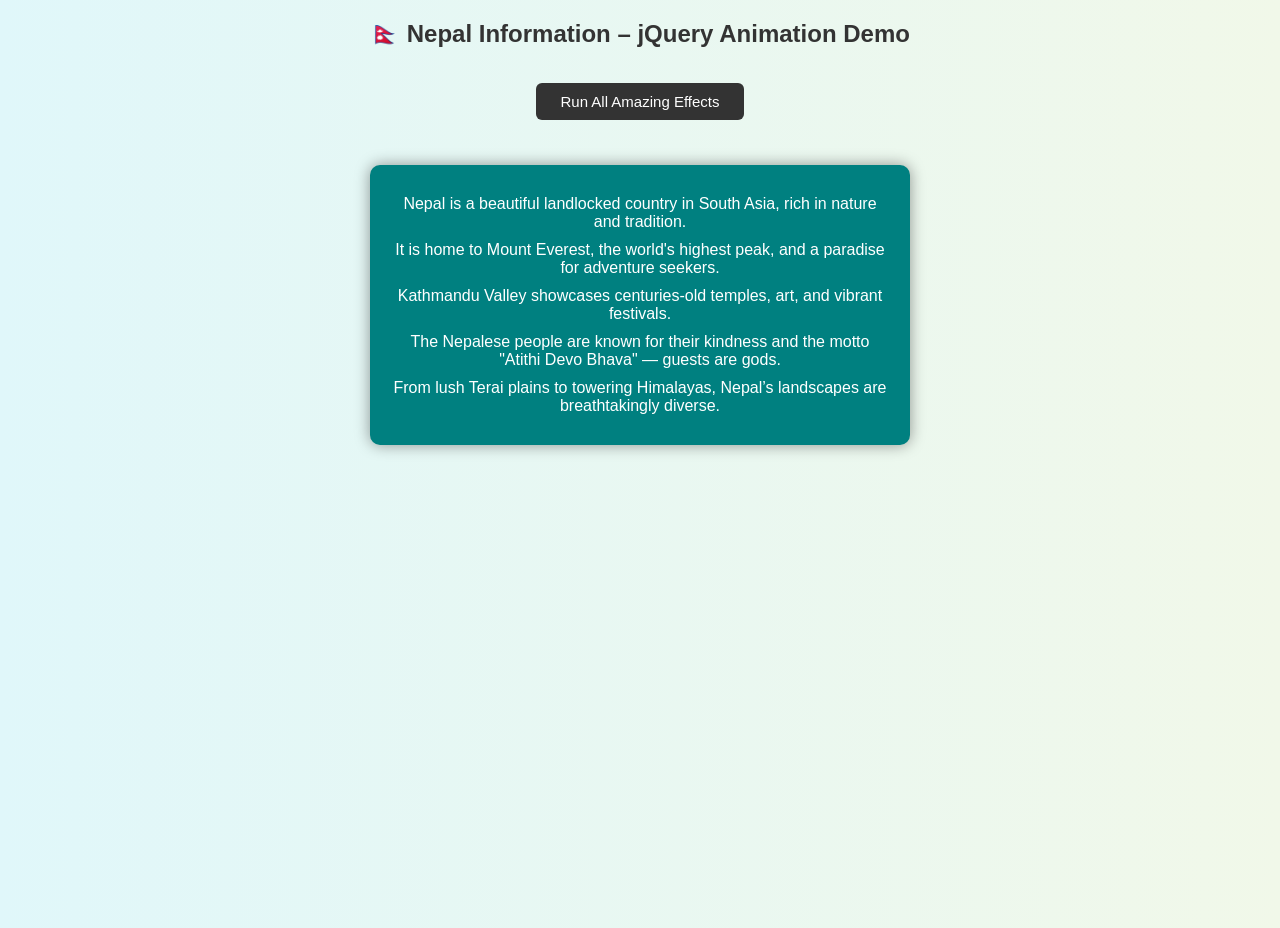
<file: jQuery week-3.htm>
<!DOCTYPE html>
<html lang="en">
<head>
<meta charset="UTF-8">
<meta name="viewport" content="width=device-width, initial-scale=1.0">
<title>Nepal jQuery Animation Effects</title>
<style>
  body {
    font-family: Arial, sans-serif;
    text-align: center;
    background: linear-gradient(to right, #e0f7fa, #f1f8e9);
    height: 100vh;
    overflow: hidden;
  }

  h2 {
    margin-top: 20px;
    color: #333;
  }

  #nepalBox {
    width: 500px;
    margin: 30px auto;
    padding: 20px;
    background-color: #008080;
    color: white;
    border-radius: 10px;
    position: relative;   /* Needed for movement */
    top: 0;
    box-shadow: 0 0 15px rgba(0,0,0,0.4);
  }

  p {
    margin: 10px 0;
  }

  button {
    margin: 15px;
    padding: 10px 25px;
    border: none;
    background-color: #333;
    color: white;
    border-radius: 6px;
    cursor: pointer;
    font-size: 15px;
  }

  button:hover {
    background-color: #555;
  }
</style>
<script src="https://code.jquery.com/jquery-3.6.0.min.js"></script>
</head>
<body>

<h2>🇳🇵 Nepal Information – jQuery Animation Demo</h2>

<!-- One Button -->
<button id="btnEffects">Run All Amazing Effects</button>

<!-- One Div -->
<div id="nepalBox">
  <p>Nepal is a beautiful landlocked country in South Asia, rich in nature and tradition.</p>
  <p>It is home to Mount Everest, the world's highest peak, and a paradise for adventure seekers.</p>
  <p>Kathmandu Valley showcases centuries-old temples, art, and vibrant festivals.</p>
  <p>The Nepalese people are known for their kindness and the motto "Atithi Devo Bhava" — guests are gods.</p>
  <p>From lush Terai plains to towering Himalayas, Nepal’s landscapes are breathtakingly diverse.</p>
</div>

<script>
$(document).ready(function() {

  $("#btnEffects").click(function() {

    // Stop any ongoing animation before starting new sequence
    $("#nepalBox").stop(true, true);

    // Sequence of effects and position animations
    $("#nepalBox")
      .slideUp(800)
      .slideDown(800, function() {
        $(this)
          .fadeOut(700)
          .fadeIn(700, function() {
            // Move animation (up, right, down, left)
            $(this)
              .animate({ top: "-50px" }, 10000)   // Move up
              .animate({ left: "100px" }, 10000)  // Move right
              .animate({ top: "50px" }, 10000)    // Move down
              .animate({ left: "0px" }, 5000)    // Move back to center
              .animate({ width: '550px', opacity: 0.7 }, 5000) // Grow
              .animate({ width: '500px', opacity: 1.0 }, 5000) // Shrink back
              .css("background-color", getRandomColor())      // Change color
              .slideToggle(600)
              .slideToggle(600, function() {
                alert("✨ All animations completed! Nepal box looks amazing!");
              });
          });
      });
  });

  // Random color generator
  function getRandomColor() {
    const letters = "0123456789ABCDEF";
    let color = "#";
    for (let i = 0; i < 6; i++) {
      color += letters[Math.floor(Math.random() * 16)];
    }
    return color;
  }

});
</script>

</body>
</html>
</file>
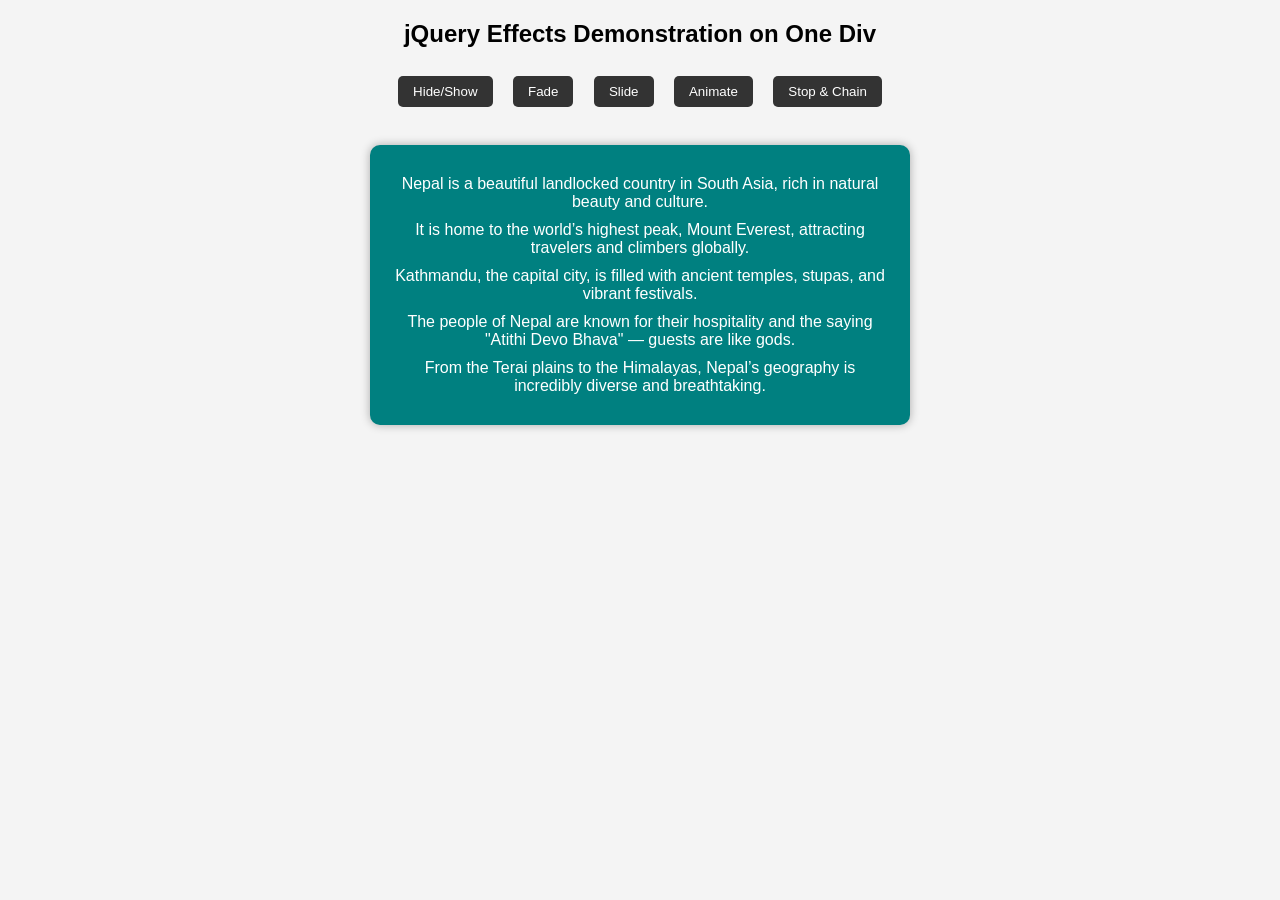
<file: jQuery.html>
<!DOCTYPE html>
<html lang="en">
<head>
<meta charset="UTF-8">
<meta name="viewport" content="width=device-width, initial-scale=1.0">
<title>jQuery Effects in One Div - Nepal Info</title>
<style>
  body {
    font-family: Arial, sans-serif;
    text-align: center;
    background-color: #f4f4f4;
  }
  #nepalBox {
    width: 500px;
    height: auto;
    margin: 30px auto;
    padding: 20px;
    background-color: #008080;
    color: white;
    border-radius: 10px;
    box-shadow: 0 0 10px rgba(0,0,0,0.3);
  }
  p {
    margin: 10px 0;
  }
  button {
    margin: 8px;
    padding: 8px 15px;
    border: none;
    border-radius: 5px;
    background-color: #333;
    color: white;
    cursor: pointer;
  }
  button:hover {
    background-color: #555;
  }
</style>
<script src="https://code.jquery.com/jquery-3.6.0.min.js"></script>
</head>
<body>

<h2>jQuery Effects Demonstration on One Div</h2>

<!-- Buttons -->
<button id="btnHideShow">Hide/Show</button>
<button id="btnFade">Fade</button>
<button id="btnSlide">Slide</button>
<button id="btnAnimate">Animate</button>
<button id="btnStop">Stop & Chain</button>

<!-- One Div with All Nepal Paragraphs -->
<div id="nepalBox">
  <p>Nepal is a beautiful landlocked country in South Asia, rich in natural beauty and culture.</p>
  <p>It is home to the world’s highest peak, Mount Everest, attracting travelers and climbers globally.</p>
  <p>Kathmandu, the capital city, is filled with ancient temples, stupas, and vibrant festivals.</p>
  <p>The people of Nepal are known for their hospitality and the saying "Atithi Devo Bhava" — guests are like gods.</p>
  <p>From the Terai plains to the Himalayas, Nepal’s geography is incredibly diverse and breathtaking.</p>
</div>

<script>
$(document).ready(function() {

  // 1️⃣ Hide and Show with random color change
  $("#btnHideShow").click(function() {
    $("#nepalBox").toggle(1000, function() {
      $(this).css("background-color", getRandomColor());
    });
  });

  // 2️⃣ Fade Effect with Callback
  $("#btnFade").click(function() {
    $("#nepalBox").fadeToggle(1000, function() {
      alert("Fade complete!");
      $(this).css("background-color", getRandomColor());
    });
  });

  // 3️⃣ Slide Effect
  $("#btnSlide").click(function() {
    $("#nepalBox").slideToggle(1000).css("background-color", getRandomColor());
  });

  // 4️⃣ Animate and Chain Multiple Effects
  $("#btnAnimate").click(function() {
    $("#nepalBox")
      .animate({width: '550px', opacity: 0.7}, 1000)
      .animate({width: '500px', opacity: 1.0}, 1000)
      .css("background-color", getRandomColor());
  });

  // 5️⃣ Stop + Chaining Example
  $("#btnStop").click(function() {
    $("#nepalBox").stop(true, true)
      .slideUp(800)
      .slideDown(800)
      .fadeTo(800, 0.8)
      .fadeTo(800, 1)
      .css("background-color", getRandomColor());
  });

  // 🎨 Helper Function to Generate Random Color
  function getRandomColor() {
    const letters = "0123456789ABCDEF";
    let color = "#";
    for (let i = 0; i < 6; i++) {
      color += letters[Math.floor(Math.random() * 16)];
    }
    return color;
  }

});
</script>

</body>
</html>
</file>
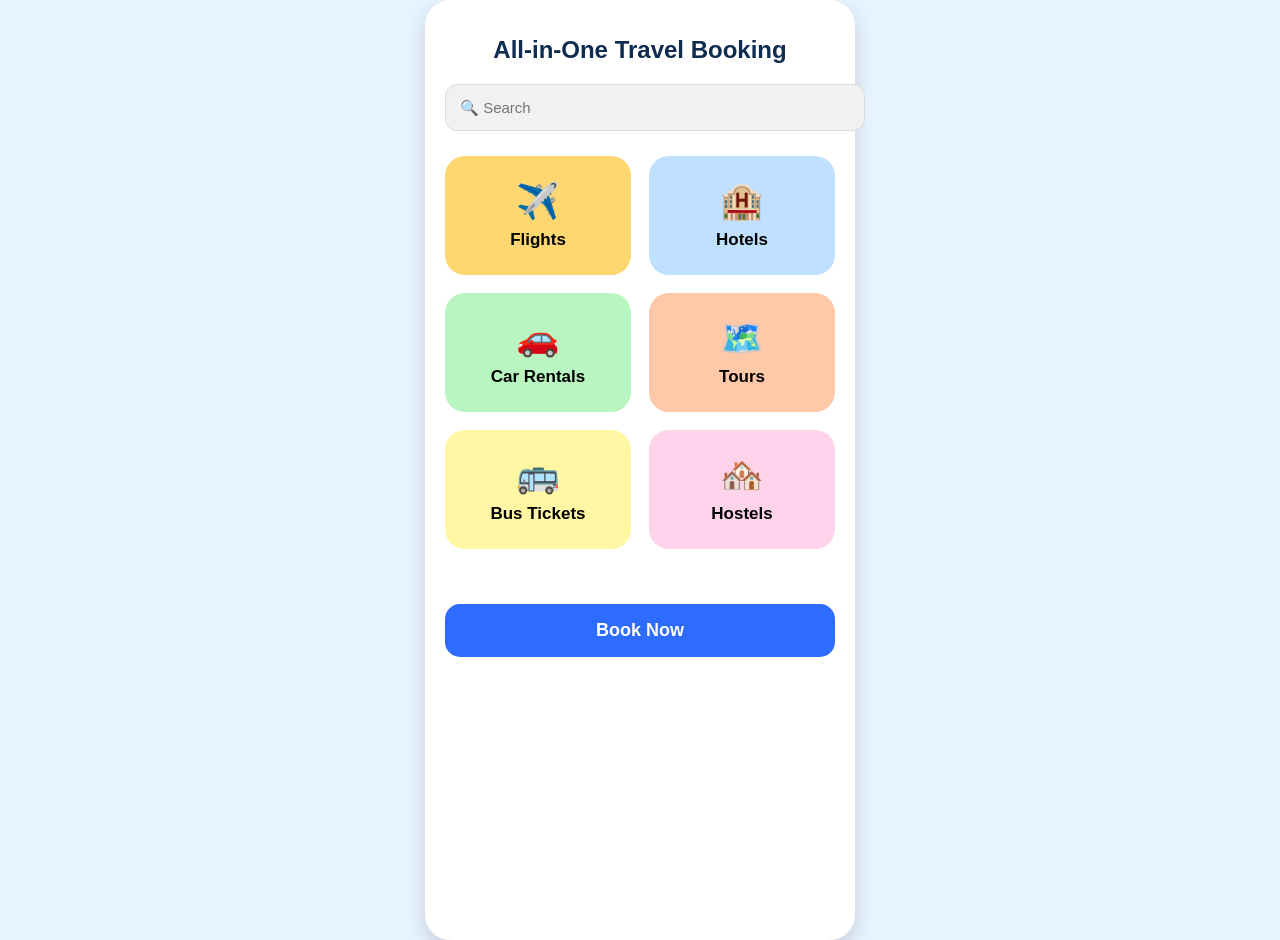
<file: Week-3 Assignments.html>
<!DOCTYPE html>
<html lang="en">
<head>
<meta charset="UTF-8">
<meta name="viewport" content="width=device-width, initial-scale=1.0">
<title>Modern Travel Booking App</title>
<link rel="stylesheet" href="Assignment.css">
</head>
<body>

<div class="app">

    <h1>All-in-One Travel Booking </h1>
    <input type="text" class="search" placeholder="🔍 Search">

    <div class="grid">
        <div class="card flights"><span class="icon">✈️</span>Flights</div>
        <div class="card hotels"><span class="icon">🏨</span>Hotels</div>
        <div class="card cars"><span class="icon">🚗</span>Car Rentals</div>
        <div class="card tours"><span class="icon">🗺️</span>Tours</div>
        <div class="card bus"><span class="icon">🚌</span>Bus Tickets</div>
        <div class="card hostel"><span class="icon">🏘️</span>Hostels</div>
    </div>
    <div class="section" id="busSection">
        <h2>Bus Ticket Seat Selection</h2>
        <button class="toggle-btn" onclick="toggleSeats('busSeats')">Seats</button>
        <div class="items" id="busSeats">
            <div class="item">1</div><div class="item">2</div>
            <div class="item">3</div><div class="item">4</div>
            <div class="item">5</div><div class="item">6</div>
        </div>
    </div>
    <div class="section" id="flightsSection">
        <h2>Flight Seat Selection</h2>
        <div class="items">
            <div class="item">A1</div><div class="item">A2</div>
            <div class="item">B1</div><div class="item">B2</div>
            <div class="item">C1</div><div class="item">C2</div>
        </div>
    </div>

    <div class="section" id="hotelsSection">
        <h2>Hotel Room Selection</h2>
        <div class="items">
            <div class="item">101</div><div class="item">102</div>
            <div class="item">103</div><div class="item">104</div>
        </div>
    </div>

    <div class="section" id="hostelSection">
        <h2>Hostel Room Selection</h2>
        <div class="items">
            <div class="item">A</div><div class="item">B</div>
            <div class="item">C</div><div class="item">D</div>
        </div>
    </div>

    <button class="book-btn">Book Now</button>

</div>

<script src="Assignment.js"></script>

</body>
</html>
</file>
<file: Assignment.css>
body {
    margin: 0;
    padding: 0;
    background: #e7f3ff;
    font-family: "Poppins", Arial, sans-serif;
    display: flex;
    justify-content: center;
}

.app {
    width: 390px;
    background: white;
    min-height: 100vh;
    padding: 20px;
    border-radius: 25px;
    box-shadow: 0 8px 20px rgba(0,0,0,0.15);
}

h1 {
    text-align: center;
    font-size: 24px;
    font-weight: 700;
    color: #0e2c4f;
    margin-bottom: 20px;
}

/* Search box */
.search {
    width: 100%;
    padding: 14px;
    border-radius: 12px;
    background: #f1f1f1;
    border: 1px solid #dcdcdc;
    margin-bottom: 25px;
    font-size: 15px;
}

/* Feature grid */
.grid {
    display: grid;
    grid-template-columns: repeat(2, 1fr);
    gap: 18px;
    margin-bottom: 25px;
}

.card {
    padding: 25px 10px;
    border-radius: 20px;
    font-size: 17px;
    font-weight: 600;
    text-align: center;
    cursor: pointer;
    transition: 0.2s;
}

.card:hover {
    transform: scale(1.05);
}

/* Icons */
.icon {
    display: block;
    font-size: 35px;
    margin-bottom: 8px;
}

/* Card Colors */
.flights { background: #ffd770; }
.hotels { background: #bfe0ff; }
.cars   { background: #b9f5c0; }
.tours  { background: #ffc8a8; }
.bus    { background: #fff7a3; }
.hostel { background: #ffd4ea; }

/* Sections */
.section {
    background: #f9fbff;
    padding: 15px;
    border-radius: 15px;
    margin-bottom: 20px;
    display: none;
    box-shadow: 0 3px 10px rgba(0,0,0,0.1);
}

.section h2 {
    font-size: 20px;
    color: #2e5cff;
}

/* Toggle button */
.toggle-btn {
    width: 100%;
    padding: 12px;
    background: #2e5cff;
    color: white;
    border: none;
    border-radius: 12px;
    font-size: 16px;
    cursor: pointer;
    font-weight: 600;
}

/* Seats / Room Items */
.items {
    margin-top: 15px;
    display: flex;
    flex-wrap: wrap;
    gap: 10px;
    justify-content: center;
}

.item {
    width: 55px;
    height: 55px;
    background: #e0e0e0;
    border-radius: 12px;
    display: flex;
    justify-content: center;
    align-items: center;
    font-weight: bold;
    cursor: pointer;
    transition: 0.2s;
}

.item:hover {
    transform: scale(1.1);
}

.selected {
    background: #2e5cff !important;
    color: white !important;
}

/* Book button */
.book-btn {
    width: 100%;
    padding: 16px;
    background: #2e6cff;
    color: white;
    font-size: 18px;
    border: none;
    border-radius: 15px;
    font-weight: 600;
    cursor: pointer;
    margin-top: 30px;
}
</file>
